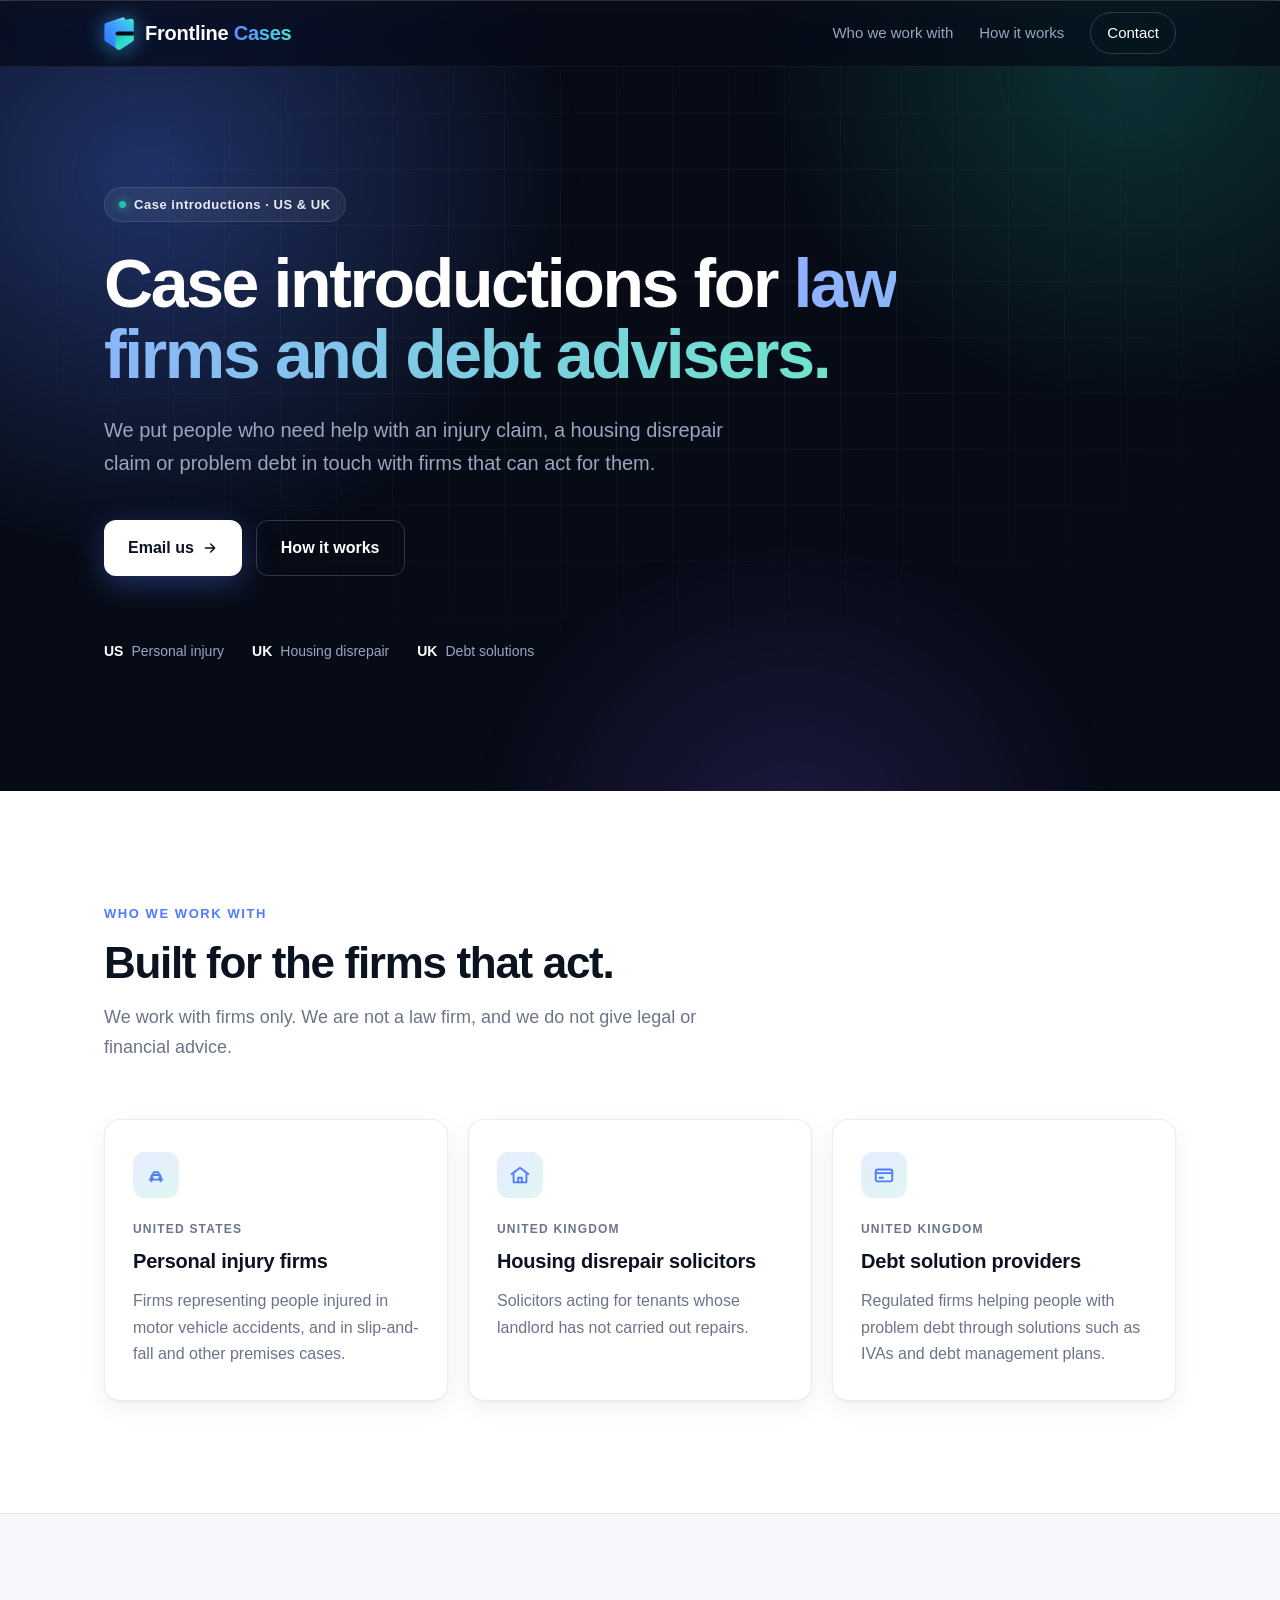
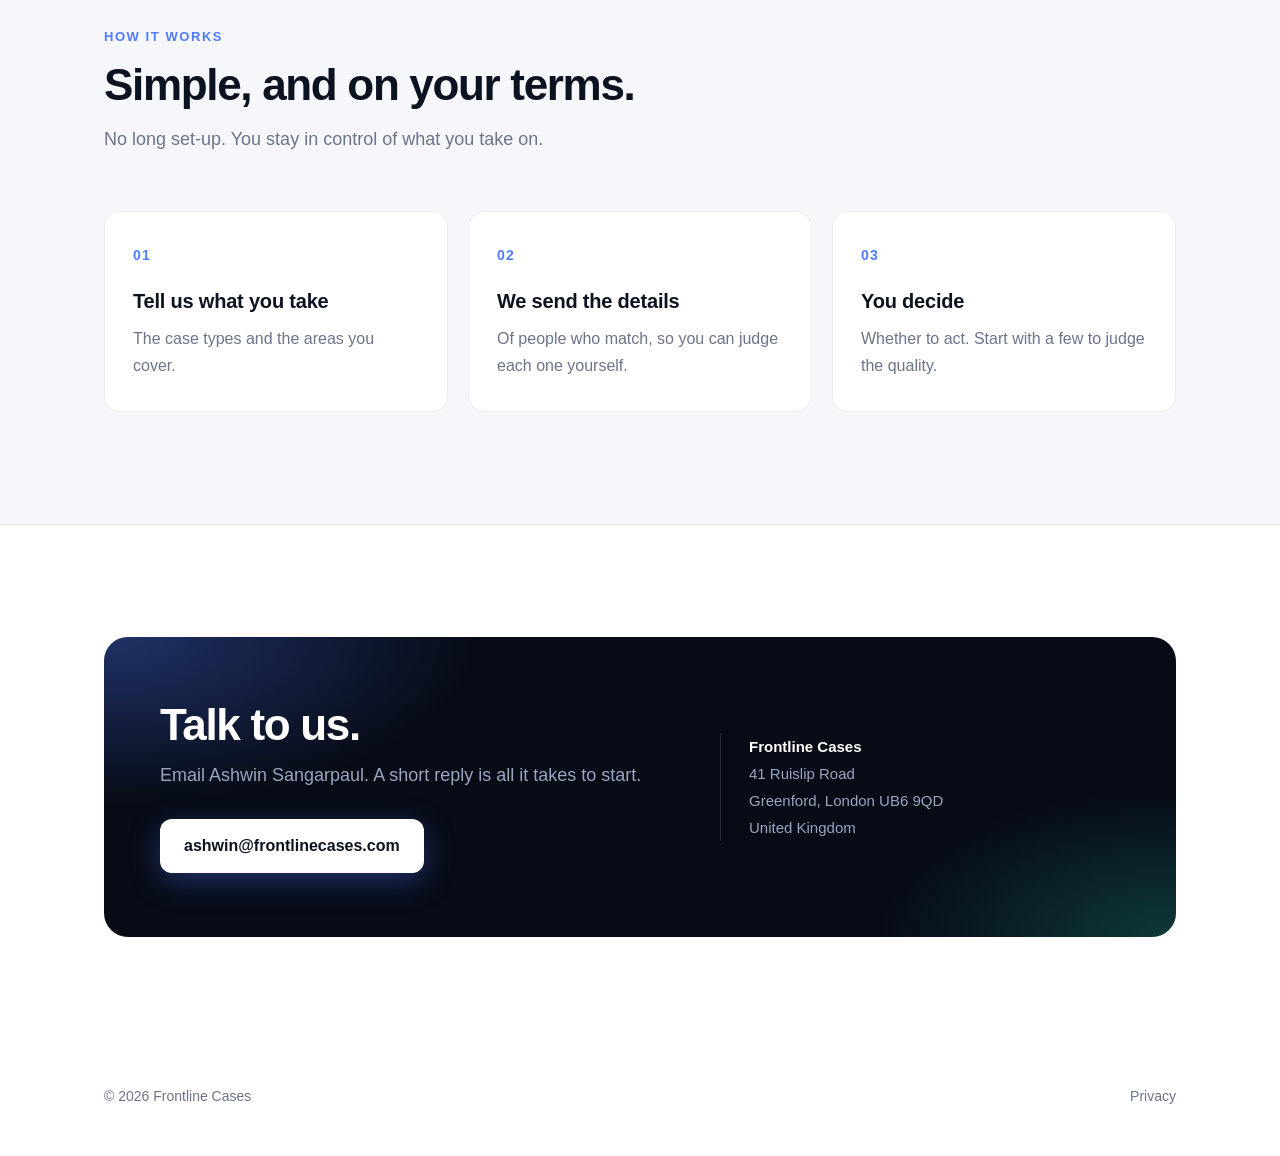
<file: index.html>
<!doctype html>
<html lang="en">
<head>
<meta charset="utf-8">
<meta name="viewport" content="width=device-width, initial-scale=1">
<title>Frontline Cases</title>
<meta name="description" content="Frontline Cases introduces people who need help with an injury claim, a housing disrepair claim or problem debt to firms that can act for them, in the US and the UK.">
<meta name="theme-color" content="#070b16">
<link rel="icon" href="data:image/svg+xml,%3Csvg xmlns=%22http://www.w3.org/2000/svg%22 viewBox=%22-3 -1 50 53%22%3E%3Cdefs%3E%3ClinearGradient id=%22fcA%22 x1=%220%22 y1=%221%22 x2=%221%22 y2=%220%22%3E%3Cstop offset=%220%22 stop-color=%22#2f6bff%22/%3E%3Cstop offset=%22.55%22 stop-color=%22#3f9dff%22/%3E%3Cstop offset=%221%22 stop-color=%22#34e6dc%22/%3E%3C/linearGradient%3E%3ClinearGradient id=%22fcB%22 x1=%220%22 y1=%220%22 x2=%221%22 y2=%220%22%3E%3Cstop offset=%220%22 stop-color=%22#3b82ff%22/%3E%3Cstop offset=%221%22 stop-color=%22#5fb4ff%22/%3E%3C/linearGradient%3E%3ClinearGradient id=%22fcC%22 x1=%220%22 y1=%220%22 x2=%221%22 y2=%221%22%3E%3Cstop offset=%220%22 stop-color=%22#1fb8b0%22/%3E%3Cstop offset=%22.35%22 stop-color=%22#2fd9c6%22/%3E%3Cstop offset=%221%22 stop-color=%22#46ecd2%22/%3E%3C/linearGradient%3E%3C/defs%3E%3Cpath d=%22M2 10.5 L26.5 2 Q31 0.6 31 5 L31 9.5 L2 15 Z%22 fill=%22url(#fcB)%22/%3E%3Cpath d=%22M0.5 14 Q0.5 10.8 3.6 10.2 L39.6 4 Q43.6 3.4 43.6 7.4 L43.6 33.6 Q43.6 36 41.5 37.4 L24.4 48.6 Q22 50.1 19.6 48.6 L2.6 37.4 Q0.5 36 0.5 33.6 Z%22 fill=%22url(#fcA)%22/%3E%3Cpath d=%22M17 28.6 L43.6 28.6 L43.6 33.6 Q43.6 36 41.5 37.4 L24.4 48.6 Q22 50.1 19.6 48.6 L17 46.9 Z%22 fill=%22url(#fcC)%22/%3E%3Cpath d=%22M20.2 22.6 L43.6 22.6 L43.6 28.6 L20.2 28.6 Q17 28.6 17 25.6 Q17 22.6 20.2 22.6 Z%22 fill=%22#070b16%22/%3E%3C/svg%3E">
<link rel="stylesheet" href="style.css">
</head>
<body>

<header class="site">
  <div class="wrap">
    <a class="brand" href="/" aria-label="Frontline Cases home"><svg class="mark" viewBox="0 0 44 51" aria-hidden="true"><defs>
<linearGradient id="fcA" x1="0" y1="1" x2="1" y2="0"><stop offset="0" stop-color="#2f6bff"/><stop offset=".55" stop-color="#3f9dff"/><stop offset="1" stop-color="#34e6dc"/></linearGradient>
<linearGradient id="fcB" x1="0" y1="0" x2="1" y2="0"><stop offset="0" stop-color="#3f8cff"/><stop offset="1" stop-color="#6ad0ff"/></linearGradient>
<linearGradient id="fcC" x1="0" y1="0" x2="1" y2="1"><stop offset="0" stop-color="#1fb8b0"/><stop offset=".35" stop-color="#2fd9c6"/><stop offset="1" stop-color="#46ecd2"/></linearGradient>
</defs>
<path d="M2 10.5 L26.5 2 Q31 0.6 31 5 L31 9.5 L2 15 Z" fill="url(#fcB)"/>
<path d="M0.5 14 Q0.5 10.8 3.6 10.2 L39.6 4 Q43.6 3.4 43.6 7.4 L43.6 33.6 Q43.6 36 41.5 37.4 L24.4 48.6 Q22 50.1 19.6 48.6 L2.6 37.4 Q0.5 36 0.5 33.6 Z" fill="url(#fcA)"/>
<path d="M17 28.6 L43.6 28.6 L43.6 33.6 Q43.6 36 41.5 37.4 L24.4 48.6 Q22 50.1 19.6 48.6 L17 46.9 Z" fill="url(#fcC)"/>
<path d="M20.2 22.6 L43.6 22.6 L43.6 28.6 L20.2 28.6 Q17 28.6 17 25.6 Q17 22.6 20.2 22.6 Z" fill="#070b16"/></svg><span class="word">Frontline <span class="grad-word">Cases</span></span></a>
    <nav>
      <a href="#work">Who we work with</a>
      <a href="#how">How it works</a>
      <a class="pill" href="#contact">Contact</a>
    </nav>
  </div>
</header>

<div class="hero">
  <div class="wrap">
    <div class="eyebrow"><span class="dot"></span>Case introductions &middot; US &amp; UK</div>
    <h1>Case introductions for <span class="grad">law firms and debt advisers.</span></h1>
    <p>We put people who need help with an injury claim, a housing disrepair claim or problem debt in touch with firms that can act for them.</p>
    <div class="actions">
      <a class="btn primary" href="mailto:ashwin@frontlinecases.com">Email us
        <svg width="16" height="16" viewBox="0 0 24 24" fill="none" stroke="currentColor" stroke-width="2.2" stroke-linecap="round" stroke-linejoin="round" aria-hidden="true"><path d="M5 12h14M13 6l6 6-6 6"/></svg></a>
      <a class="btn ghost" href="#how">How it works</a>
    </div>
    <div class="regions">
      <span><b>US</b> Personal injury</span>
      <span><b>UK</b> Housing disrepair</span>
      <span><b>UK</b> Debt solutions</span>
    </div>
  </div>
</div>

<section id="work">
  <div class="wrap">
    <div class="kicker">Who we work with</div>
    <h2>Built for the firms that act.</h2>
    <p class="lead">We work with firms only. We are not a law firm, and we do not give legal or financial advice.</p>
    <div class="grid">
      <div class="card">
        <div class="icon"><svg viewBox="0 0 24 24" fill="none" stroke="currentColor" stroke-width="2" stroke-linecap="round" stroke-linejoin="round" aria-hidden="true"><path d="M5 17h14M6 17l1.5-5h9L18 17M7 17v2M17 17v2M8.5 12l1-3h5l1 3"/><circle cx="8" cy="15" r=".6"/><circle cx="16" cy="15" r=".6"/></svg></div>
        <div class="tag">United States</div>
        <h3>Personal injury firms</h3>
        <p>Firms representing people injured in motor vehicle accidents, and in slip-and-fall and other premises cases.</p>
      </div>
      <div class="card">
        <div class="icon"><svg viewBox="0 0 24 24" fill="none" stroke="currentColor" stroke-width="2" stroke-linecap="round" stroke-linejoin="round" aria-hidden="true"><path d="M3 11l9-7 9 7"/><path d="M5 10v10h14V10"/><path d="M10 20v-5h4v5"/></svg></div>
        <div class="tag">United Kingdom</div>
        <h3>Housing disrepair solicitors</h3>
        <p>Solicitors acting for tenants whose landlord has not carried out repairs.</p>
      </div>
      <div class="card">
        <div class="icon"><svg viewBox="0 0 24 24" fill="none" stroke="currentColor" stroke-width="2" stroke-linecap="round" stroke-linejoin="round" aria-hidden="true"><rect x="3" y="6" width="18" height="13" rx="2"/><path d="M3 10h18M7 15h4"/></svg></div>
        <div class="tag">United Kingdom</div>
        <h3>Debt solution providers</h3>
        <p>Regulated firms helping people with problem debt through solutions such as IVAs and debt management plans.</p>
      </div>
    </div>
  </div>
</section>

<section id="how" class="alt">
  <div class="wrap">
    <div class="kicker">How it works</div>
    <h2>Simple, and on your terms.</h2>
    <p class="lead">No long set-up. You stay in control of what you take on.</p>
    <ol class="steps">
      <li><h3>Tell us what you take</h3><p>The case types and the areas you cover.</p></li>
      <li><h3>We send the details</h3><p>Of people who match, so you can judge each one yourself.</p></li>
      <li><h3>You decide</h3><p>Whether to act. Start with a few to judge the quality.</p></li>
    </ol>
  </div>
</section>

<section id="contact">
  <div class="wrap">
    <div class="cta">
      <div>
        <h2>Talk to us.</h2>
        <p>Email Ashwin Sangarpaul. A short reply is all it takes to start.</p>
        <a class="btn primary" href="mailto:ashwin@frontlinecases.com">ashwin@frontlinecases.com</a>
      </div>
      <address><b>Frontline Cases</b><br>41 Ruislip Road<br>Greenford, London UB6 9QD<br>United Kingdom</address>
    </div>
  </div>
</section>

<footer class="site">
  <div class="wrap">
    <span>&copy; 2026 Frontline Cases</span>
    <a href="privacy.html">Privacy</a>
  </div>
</footer>

</body>
</html>
</file>
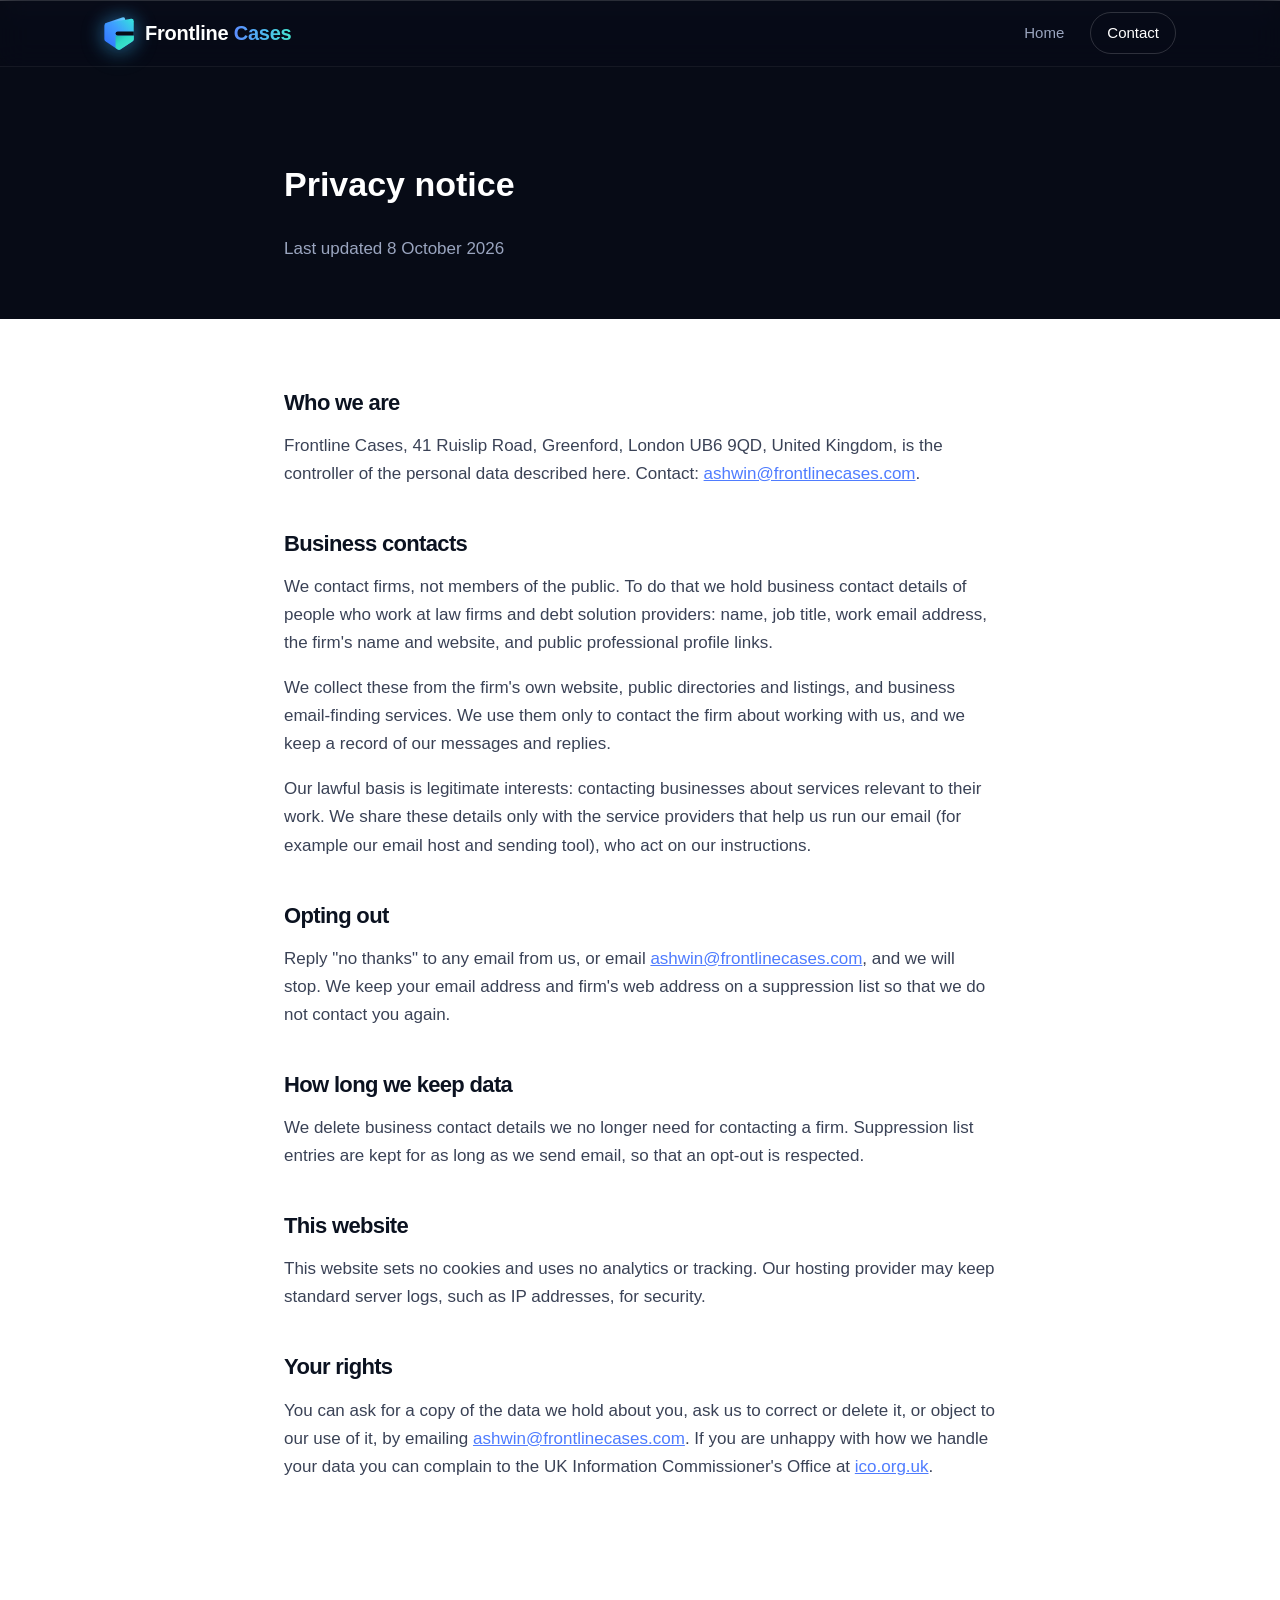
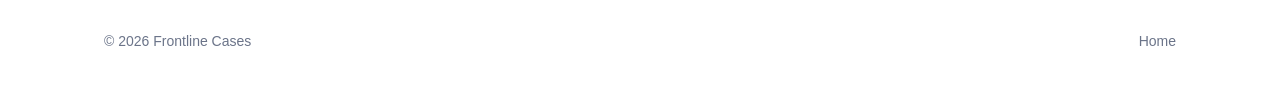
<file: privacy.html>
<!doctype html>
<html lang="en">
<head>
<meta charset="utf-8">
<meta name="viewport" content="width=device-width, initial-scale=1">
<title>Privacy | Frontline Cases</title>
<meta name="theme-color" content="#070b16">
<link rel="icon" href="data:image/svg+xml,%3Csvg xmlns=%22http://www.w3.org/2000/svg%22 viewBox=%22-3 -1 50 53%22%3E%3Cdefs%3E%3ClinearGradient id=%22fcA%22 x1=%220%22 y1=%221%22 x2=%221%22 y2=%220%22%3E%3Cstop offset=%220%22 stop-color=%22#2f6bff%22/%3E%3Cstop offset=%22.55%22 stop-color=%22#3f9dff%22/%3E%3Cstop offset=%221%22 stop-color=%22#34e6dc%22/%3E%3C/linearGradient%3E%3ClinearGradient id=%22fcB%22 x1=%220%22 y1=%220%22 x2=%221%22 y2=%220%22%3E%3Cstop offset=%220%22 stop-color=%22#3b82ff%22/%3E%3Cstop offset=%221%22 stop-color=%22#5fb4ff%22/%3E%3C/linearGradient%3E%3ClinearGradient id=%22fcC%22 x1=%220%22 y1=%220%22 x2=%221%22 y2=%221%22%3E%3Cstop offset=%220%22 stop-color=%22#1fb8b0%22/%3E%3Cstop offset=%22.35%22 stop-color=%22#2fd9c6%22/%3E%3Cstop offset=%221%22 stop-color=%22#46ecd2%22/%3E%3C/linearGradient%3E%3C/defs%3E%3Cpath d=%22M2 10.5 L26.5 2 Q31 0.6 31 5 L31 9.5 L2 15 Z%22 fill=%22url(#fcB)%22/%3E%3Cpath d=%22M0.5 14 Q0.5 10.8 3.6 10.2 L39.6 4 Q43.6 3.4 43.6 7.4 L43.6 33.6 Q43.6 36 41.5 37.4 L24.4 48.6 Q22 50.1 19.6 48.6 L2.6 37.4 Q0.5 36 0.5 33.6 Z%22 fill=%22url(#fcA)%22/%3E%3Cpath d=%22M17 28.6 L43.6 28.6 L43.6 33.6 Q43.6 36 41.5 37.4 L24.4 48.6 Q22 50.1 19.6 48.6 L17 46.9 Z%22 fill=%22url(#fcC)%22/%3E%3Cpath d=%22M20.2 22.6 L43.6 22.6 L43.6 28.6 L20.2 28.6 Q17 28.6 17 25.6 Q17 22.6 20.2 22.6 Z%22 fill=%22#070b16%22/%3E%3C/svg%3E">
<link rel="stylesheet" href="style.css">
</head>
<body>

<header class="site">
  <div class="wrap">
    <a class="brand" href="/" aria-label="Frontline Cases home"><svg class="mark" viewBox="0 0 44 51" aria-hidden="true"><defs>
<linearGradient id="fcA" x1="0" y1="1" x2="1" y2="0"><stop offset="0" stop-color="#2f6bff"/><stop offset=".55" stop-color="#3f9dff"/><stop offset="1" stop-color="#34e6dc"/></linearGradient>
<linearGradient id="fcB" x1="0" y1="0" x2="1" y2="0"><stop offset="0" stop-color="#3f8cff"/><stop offset="1" stop-color="#6ad0ff"/></linearGradient>
<linearGradient id="fcC" x1="0" y1="0" x2="1" y2="1"><stop offset="0" stop-color="#1fb8b0"/><stop offset=".35" stop-color="#2fd9c6"/><stop offset="1" stop-color="#46ecd2"/></linearGradient>
</defs>
<path d="M2 10.5 L26.5 2 Q31 0.6 31 5 L31 9.5 L2 15 Z" fill="url(#fcB)"/>
<path d="M0.5 14 Q0.5 10.8 3.6 10.2 L39.6 4 Q43.6 3.4 43.6 7.4 L43.6 33.6 Q43.6 36 41.5 37.4 L24.4 48.6 Q22 50.1 19.6 48.6 L2.6 37.4 Q0.5 36 0.5 33.6 Z" fill="url(#fcA)"/>
<path d="M17 28.6 L43.6 28.6 L43.6 33.6 Q43.6 36 41.5 37.4 L24.4 48.6 Q22 50.1 19.6 48.6 L17 46.9 Z" fill="url(#fcC)"/>
<path d="M20.2 22.6 L43.6 22.6 L43.6 28.6 L20.2 28.6 Q17 28.6 17 25.6 Q17 22.6 20.2 22.6 Z" fill="#070b16"/></svg><span class="word">Frontline <span class="grad-word">Cases</span></span></a>
    <nav><a href="/">Home</a><a class="pill" href="/#contact">Contact</a></nav>
  </div>
</header>

<div class="doc-hero">
  <div class="wrap" style="max-width:760px">
    <h1>Privacy notice</h1>
    <p class="updated">Last updated 8 October 2026</p>
  </div>
</div>

<main class="doc">
  <div class="wrap">

    <h2>Who we are</h2>
    <p>Frontline Cases, 41 Ruislip Road, Greenford, London UB6 9QD, United Kingdom, is the controller of the personal data described here. Contact: <a href="mailto:ashwin@frontlinecases.com">ashwin@frontlinecases.com</a>.</p>

    <h2>Business contacts</h2>
    <p>We contact firms, not members of the public. To do that we hold business contact details of people who work at law firms and debt solution providers: name, job title, work email address, the firm's name and website, and public professional profile links.</p>
    <p>We collect these from the firm's own website, public directories and listings, and business email-finding services. We use them only to contact the firm about working with us, and we keep a record of our messages and replies.</p>
    <p>Our lawful basis is legitimate interests: contacting businesses about services relevant to their work. We share these details only with the service providers that help us run our email (for example our email host and sending tool), who act on our instructions.</p>

    <h2>Opting out</h2>
    <p>Reply "no thanks" to any email from us, or email <a href="mailto:ashwin@frontlinecases.com">ashwin@frontlinecases.com</a>, and we will stop. We keep your email address and firm's web address on a suppression list so that we do not contact you again.</p>

    <h2>How long we keep data</h2>
    <p>We delete business contact details we no longer need for contacting a firm. Suppression list entries are kept for as long as we send email, so that an opt-out is respected.</p>

    <h2>This website</h2>
    <p>This website sets no cookies and uses no analytics or tracking. Our hosting provider may keep standard server logs, such as IP addresses, for security.</p>

    <h2>Your rights</h2>
    <p>You can ask for a copy of the data we hold about you, ask us to correct or delete it, or object to our use of it, by emailing <a href="mailto:ashwin@frontlinecases.com">ashwin@frontlinecases.com</a>. If you are unhappy with how we handle your data you can complain to the UK Information Commissioner's Office at <a href="https://ico.org.uk">ico.org.uk</a>.</p>
  </div>
</main>

<footer class="site">
  <div class="wrap">
    <span>&copy; 2026 Frontline Cases</span>
    <a href="/">Home</a>
  </div>
</footer>

</body>
</html>
</file>
<file: style.css>
:root {
  --bg: #ffffff;
  --bg-soft: #f6f7fb;
  --ink: #0b1220;
  --text: #3a4256;
  --muted: #6b7489;
  --line: rgba(11, 18, 32, 0.08);
  --card: #ffffff;
  --accent: #4f7cff;
  --accent-2: #22c3a6;
  --hero-bg: #070b16;
  --hero-text: #e8ecf6;
  --hero-muted: #9aa5bf;
  --radius: 16px;
  --max: 1120px;
  --shadow: 0 1px 2px rgba(11, 18, 32, 0.04), 0 8px 24px rgba(11, 18, 32, 0.06);
}
@media (prefers-color-scheme: dark) {
  :root {
    --bg: #0a0f1c;
    --bg-soft: #0e1424;
    --ink: #eef1f8;
    --text: #c3cadb;
    --muted: #8e98b0;
    --line: rgba(255, 255, 255, 0.08);
    --card: #111829;
    --shadow: 0 1px 2px rgba(0, 0, 0, 0.3), 0 8px 24px rgba(0, 0, 0, 0.25);
  }
}

* { box-sizing: border-box; }
html { -webkit-text-size-adjust: 100%; scroll-behavior: smooth; }
body {
  margin: 0;
  background: var(--bg);
  color: var(--text);
  font: 17px/1.65 Inter, ui-sans-serif, -apple-system, BlinkMacSystemFont, "Segoe UI Variable", "Segoe UI", Roboto, "Helvetica Neue", Arial, sans-serif;
  -webkit-font-smoothing: antialiased;
}
a { color: inherit; }
.wrap { max-width: var(--max); margin: 0 auto; padding: 0 24px; }

/* Header */
header.site {
  position: sticky; top: 0; z-index: 10;
  background: rgba(7, 11, 22, 0.72);
  backdrop-filter: saturate(160%) blur(14px);
  -webkit-backdrop-filter: saturate(160%) blur(14px);
  border-bottom: 1px solid rgba(255, 255, 255, 0.06);
}
header.site .wrap { display: flex; align-items: center; justify-content: space-between; height: 66px; }
.brand { display: inline-flex; align-items: center; gap: 11px; color: #fff; text-decoration: none; }
.brand .mark {
  width: 30px; height: 35px; flex: none; overflow: visible;
  filter: drop-shadow(0 0 10px rgba(63, 157, 255, 0.45)) drop-shadow(0 4px 10px rgba(52, 230, 220, 0.18));
}
.brand .word {
  font-family: "Segoe UI Variable Display", "Segoe UI", "Nunito", ui-rounded, "SF Pro Rounded", "Helvetica Neue", Arial, sans-serif;
  font-weight: 700; font-size: 20px; letter-spacing: -0.012em; line-height: 1; white-space: nowrap;
}
.brand .grad-word {
  background: linear-gradient(90deg, #5b8cff 0%, #4fb6f0 50%, #45e3cf 100%);
  -webkit-background-clip: text; background-clip: text; color: transparent;
}
nav { display: flex; align-items: center; gap: 26px; }
nav a { text-decoration: none; color: var(--hero-muted); font-size: 15px; transition: color .15s; }
nav a:hover { color: #fff; }
nav a.pill { color: #fff; padding: 8px 16px; border-radius: 999px; border: 1px solid rgba(255, 255, 255, 0.16); }
nav a.pill:hover { background: rgba(255, 255, 255, 0.08); }

/* Hero */
.hero {
  position: relative; overflow: hidden;
  background: var(--hero-bg); color: var(--hero-text);
  padding: 120px 0 128px; margin-top: -66px; padding-top: 186px;
}
.hero::before {
  content: ""; position: absolute; inset: -20% -10% auto -10%; height: 140%;
  background:
    radial-gradient(40% 50% at 18% 30%, rgba(79, 124, 255, 0.35), transparent 70%),
    radial-gradient(35% 45% at 82% 20%, rgba(34, 195, 166, 0.22), transparent 70%),
    radial-gradient(30% 40% at 60% 90%, rgba(124, 92, 255, 0.18), transparent 70%);
  filter: blur(10px); pointer-events: none;
}
.hero::after {
  content: ""; position: absolute; inset: 0;
  background-image: linear-gradient(rgba(255,255,255,0.04) 1px, transparent 1px), linear-gradient(90deg, rgba(255,255,255,0.04) 1px, transparent 1px);
  background-size: 56px 56px;
  mask-image: radial-gradient(70% 60% at 50% 40%, #000 30%, transparent 80%);
  -webkit-mask-image: radial-gradient(70% 60% at 50% 40%, #000 30%, transparent 80%);
  pointer-events: none;
}
.hero .wrap { position: relative; z-index: 1; }
.eyebrow {
  display: inline-flex; align-items: center; gap: 8px;
  font-size: 13px; font-weight: 600; letter-spacing: 0.04em;
  color: var(--hero-text); padding: 6px 14px; border-radius: 999px;
  background: rgba(255, 255, 255, 0.06); border: 1px solid rgba(255, 255, 255, 0.1);
  margin-bottom: 26px;
}
.eyebrow .dot { width: 7px; height: 7px; border-radius: 50%; background: var(--accent-2); box-shadow: 0 0 10px var(--accent-2); }
.hero h1 {
  font-size: clamp(38px, 6vw, 68px); line-height: 1.04; letter-spacing: -0.035em;
  margin: 0 0 24px; max-width: 900px; font-weight: 750; color: #fff;
}
.hero h1 .grad {
  background: linear-gradient(90deg, #8fb0ff, #6fe3cc);
  -webkit-background-clip: text; background-clip: text; color: transparent;
}
.hero p { font-size: clamp(17px, 2vw, 20px); color: var(--hero-muted); margin: 0 0 40px; max-width: 640px; }
.actions { display: flex; gap: 14px; flex-wrap: wrap; }
.btn {
  display: inline-flex; align-items: center; gap: 8px;
  text-decoration: none; padding: 14px 24px; border-radius: 12px; font-weight: 600; font-size: 16px;
  transition: transform .15s, box-shadow .15s, background .15s;
}
.btn.primary { background: #fff; color: #0b1220; box-shadow: 0 8px 30px rgba(79, 124, 255, 0.35); }
.btn.primary:hover { transform: translateY(-1px); box-shadow: 0 12px 36px rgba(79, 124, 255, 0.45); }
.btn.ghost { color: #fff; border: 1px solid rgba(255, 255, 255, 0.18); }
.btn.ghost:hover { background: rgba(255, 255, 255, 0.07); }
.regions { display: flex; gap: 28px; margin-top: 64px; color: var(--hero-muted); font-size: 14px; flex-wrap: wrap; }
.regions span { display: inline-flex; align-items: center; gap: 8px; }
.regions b { color: #fff; font-weight: 600; }

/* Sections */
section { padding: 112px 0; scroll-margin-top: 66px; }
.kicker { font-size: 13px; font-weight: 700; letter-spacing: 0.12em; text-transform: uppercase; color: var(--accent); margin-bottom: 14px; }
h2 { font-size: clamp(30px, 4vw, 44px); line-height: 1.1; color: var(--ink); margin: 0 0 16px; letter-spacing: -0.03em; font-weight: 720; }
.lead { color: var(--muted); margin: 0 0 56px; max-width: 620px; font-size: 18px; }

.grid { display: grid; grid-template-columns: repeat(3, 1fr); gap: 20px; }
.card {
  position: relative; border: 1px solid var(--line); border-radius: var(--radius); padding: 32px 28px;
  background: var(--card); box-shadow: var(--shadow);
  transition: transform .2s, box-shadow .2s, border-color .2s;
}
.card:hover { transform: translateY(-3px); border-color: rgba(79, 124, 255, 0.35); }
.icon {
  width: 46px; height: 46px; border-radius: 12px; display: grid; place-items: center; margin-bottom: 22px;
  background: linear-gradient(135deg, rgba(79, 124, 255, 0.14), rgba(34, 195, 166, 0.14)); color: var(--accent);
}
.icon svg { width: 22px; height: 22px; }
.card .tag { font-size: 12px; font-weight: 700; letter-spacing: 0.1em; text-transform: uppercase; color: var(--muted); }
.card h3 { margin: 6px 0 10px; font-size: 20px; color: var(--ink); letter-spacing: -0.01em; }
.card p { margin: 0; color: var(--muted); font-size: 16px; }

.alt { background: var(--bg-soft); border-top: 1px solid var(--line); border-bottom: 1px solid var(--line); }
ol.steps { list-style: none; counter-reset: s; padding: 0; margin: 0; display: grid; grid-template-columns: repeat(3, 1fr); gap: 20px; }
ol.steps li { counter-increment: s; padding: 32px 28px; border-radius: var(--radius); background: var(--card); border: 1px solid var(--line); }
ol.steps li::before {
  content: "0" counter(s); display: block; font-size: 14px; font-weight: 700; letter-spacing: 0.08em;
  background: linear-gradient(90deg, var(--accent), var(--accent-2));
  -webkit-background-clip: text; background-clip: text; color: transparent; margin-bottom: 18px;
}
ol.steps h3 { margin: 0 0 8px; font-size: 20px; color: var(--ink); letter-spacing: -0.01em; }
ol.steps p { margin: 0; color: var(--muted); font-size: 16px; }

.note { margin-top: 28px; color: var(--muted); font-size: 15px; display: flex; gap: 10px; align-items: center; }
.note svg { width: 18px; height: 18px; color: var(--accent-2); flex: none; }

/* Contact band */
.cta {
  position: relative; overflow: hidden; border-radius: 24px; padding: 64px 56px;
  background: var(--hero-bg); color: var(--hero-text);
  display: grid; grid-template-columns: 1.3fr 1fr; gap: 40px; align-items: center;
}
.cta::before {
  content: ""; position: absolute; inset: 0;
  background: radial-gradient(50% 80% at 0% 0%, rgba(79, 124, 255, 0.35), transparent 70%),
              radial-gradient(40% 70% at 100% 100%, rgba(34, 195, 166, 0.25), transparent 70%);
  pointer-events: none;
}
.cta > * { position: relative; }
.cta h2 { color: #fff; margin-bottom: 12px; }
.cta p { color: var(--hero-muted); margin: 0 0 28px; font-size: 18px; }
.cta address { font-style: normal; color: var(--hero-muted); font-size: 15px; line-height: 1.8; padding-left: 28px; border-left: 1px solid rgba(255, 255, 255, 0.12); }
.cta address b { color: #fff; font-weight: 600; }

/* Footer */
footer.site { padding: 36px 0 48px; font-size: 14px; color: var(--muted); }
footer.site .wrap { display: flex; justify-content: space-between; gap: 16px; flex-wrap: wrap; }
footer.site a { text-decoration: none; }
footer.site a:hover { color: var(--ink); }

/* Document pages */
.doc { padding: 72px 0 96px; }
.doc .wrap { max-width: 760px; }
.doc h1 { font-size: clamp(32px, 4vw, 44px); color: var(--ink); margin: 0 0 8px; letter-spacing: -0.03em; }
.doc h2 { font-size: 22px; margin: 44px 0 10px; }
.doc .wrap > h2:first-child { margin-top: 0; }
.doc a { color: var(--accent); }
.doc .updated { color: var(--muted); font-size: 15px; margin-bottom: 30px; }
.doc-hero { background: var(--hero-bg); margin-top: -66px; padding: 132px 0 56px; color: var(--hero-text); }
.doc-hero h1 { color: #fff; }
.doc-hero .updated { color: var(--hero-muted); margin: 0; }

@media (max-width: 860px) {
  .grid, ol.steps { grid-template-columns: 1fr; }
  .cta { grid-template-columns: 1fr; padding: 44px 28px; }
  .cta address { padding-left: 0; border-left: 0; padding-top: 24px; border-top: 1px solid rgba(255, 255, 255, 0.12); }
  section { padding: 80px 0; }
  nav a:not(.pill) { display: none; }
}
@media (max-width: 560px) {
  .wrap { padding: 0 16px; }
  .hero { padding-top: 140px; padding-bottom: 88px; }
  .regions { margin-top: 44px; gap: 16px; }
}
@media (prefers-reduced-motion: reduce) {
  * { transition: none !important; scroll-behavior: auto !important; }
}
</file>
